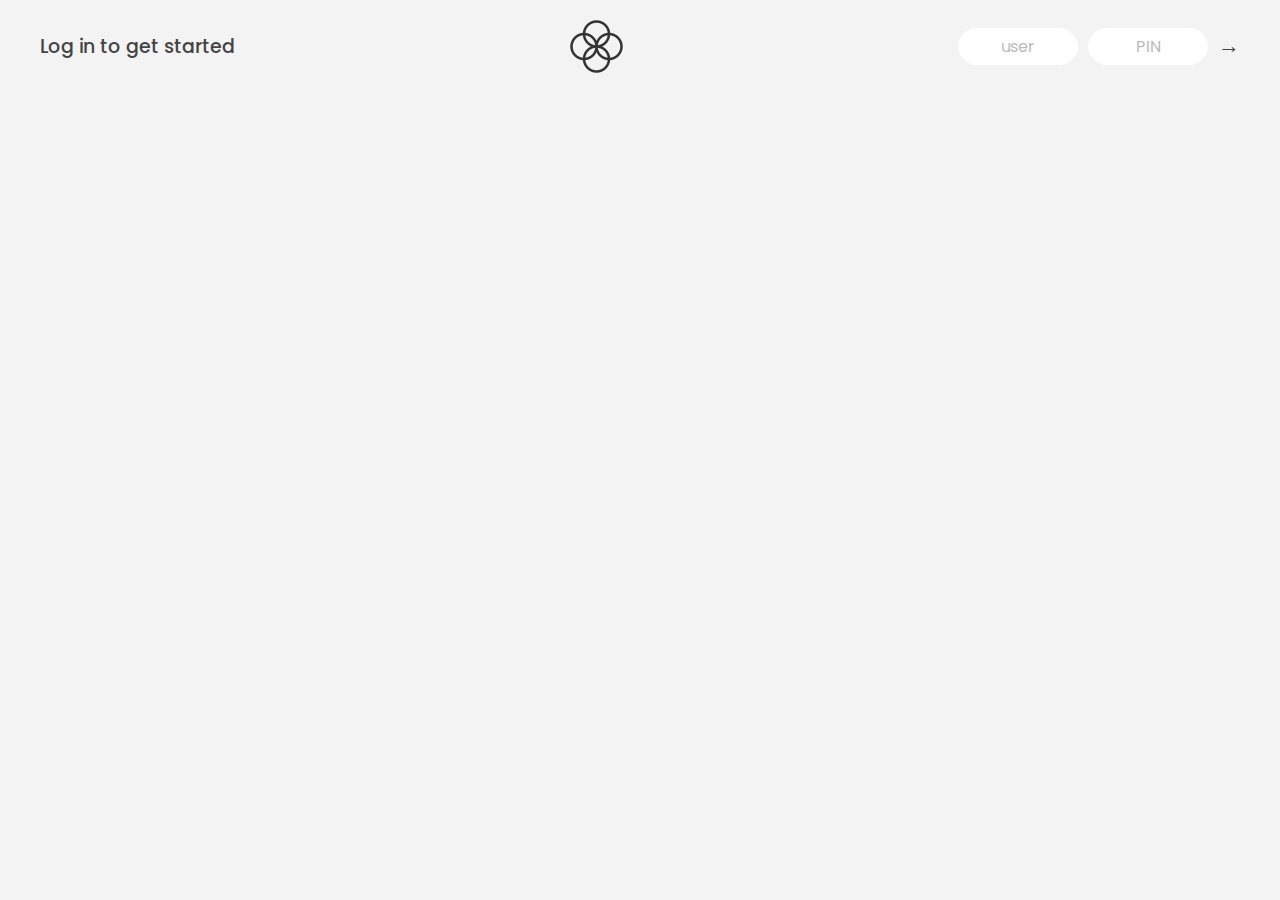
<file: bank_op/index.html>
<!DOCTYPE html>
<html lang="en">
  <head>
    <meta charset="UTF-8" />
    <meta name="viewport" content="width=device-width, initial-scale=1.0" />
    <meta http-equiv="X-UA-Compatible" content="ie=edge" />
    <link rel="shortcut icon" type="image/png" href="/icon.png" />

    <link
      href="https://fonts.googleapis.com/css?family=Poppins:400,500,600&display=swap"
      rel="stylesheet"
    />

    <link rel="stylesheet" href="style.css" />
    <title>Bankist</title>
  </head>
  <body>
    <!-- TOP NAVIGATION -->
    <nav>
      <p class="welcome">Log in to get started</p>
      <img src="logo.png" alt="Logo" class="logo" />
      <form class="login">
        <input
          type="text"
          placeholder="user"
          class="login__input login__input--user"
        />
        <!-- In practice, use type="password" -->
        <input
          type="text"
          placeholder="PIN"
          maxlength="4"
          class="login__input login__input--pin"
        />
        <button class="login__btn">&rarr;</button>
      </form>
    </nav>

    <main class="app">
      <!-- BALANCE -->
      <div class="balance">
        <div>
          <p class="balance__label">Current balance</p>
          <p class="balance__date">
            As of <span class="date">05/03/2037</span>
          </p>
        </div>
        <p class="balance__value">0000€</p>
      </div>

      <!-- MOVEMENTS -->
      <div class="movements">
        <div class="movements__row">
          <div class="movements__type movements__type--deposit">2 deposit</div>
          <div class="movements__date">3 days ago</div>
          <div class="movements__value">4 000€</div>
        </div>
        <div class="movements__row">
          <div class="movements__type movements__type--withdrawal">
            1 withdrawal
          </div>
          <div class="movements__date">24/01/2037</div>
          <div class="movements__value">-378€</div>
        </div>
      </div>
 
      <!-- SUMMARY -->
      <div class="summary">
        <p class="summary__label">In</p>
        <p class="summary__value summary__value--in">0000€</p>
        <p class="summary__label">Out</p>
        <p class="summary__value summary__value--out">0000€</p>
        <p class="summary__label">Interest</p>
        <p class="summary__value summary__value--interest">0000€</p>
        <button class="btn--sort">&downarrow; SORT</button>
      </div>

      <!-- OPERATION: TRANSFERS -->
      <div class="operation operation--transfer">
        <h2>Transfer money</h2>
        <form class="form form--transfer">
          <input type="text" class="form__input form__input--to" />
          <input type="number" class="form__input form__input--amount" />
          <button class="form__btn form__btn--transfer">&rarr;</button>
          <label class="form__label">Transfer to</label>
          <label class="form__label">Amount</label>
        </form>
      </div>

      <!-- OPERATION: LOAN -->
      <div class="operation operation--loan">
        <h2>Request loan</h2>
        <form class="form form--loan">
          <input type="number" class="form__input form__input--loan-amount" />
          <button class="form__btn form__btn--loan">&rarr;</button>
          <label class="form__label form__label--loan">Amount</label>
        </form>
      </div>

      <!-- OPERATION: CLOSE -->
      <div class="operation operation--close">
        <h2>Close account</h2>
        <form class="form form--close">
          <input type="text" class="form__input form__input--user" />
          <input
            type="password"
            maxlength="6"
            class="form__input form__input--pin"
          />
          <button class="form__btn form__btn--close">&rarr;</button>
          <label class="form__label">Confirm user</label>
          <label class="form__label">Confirm PIN</label>
        </form>
      </div>

      <!-- LOGOUT TIMER -->
      <p class="logout-timer">
        You will be logged out in <span class="timer">05:00</span>
      </p>
    </main>

    <!-- <footer>
      &copy; by Jonas Schmedtmann. Don't claim as your own :)
    </footer> -->

    <script src="script.js"></script>
  </body>
</html>
</file>
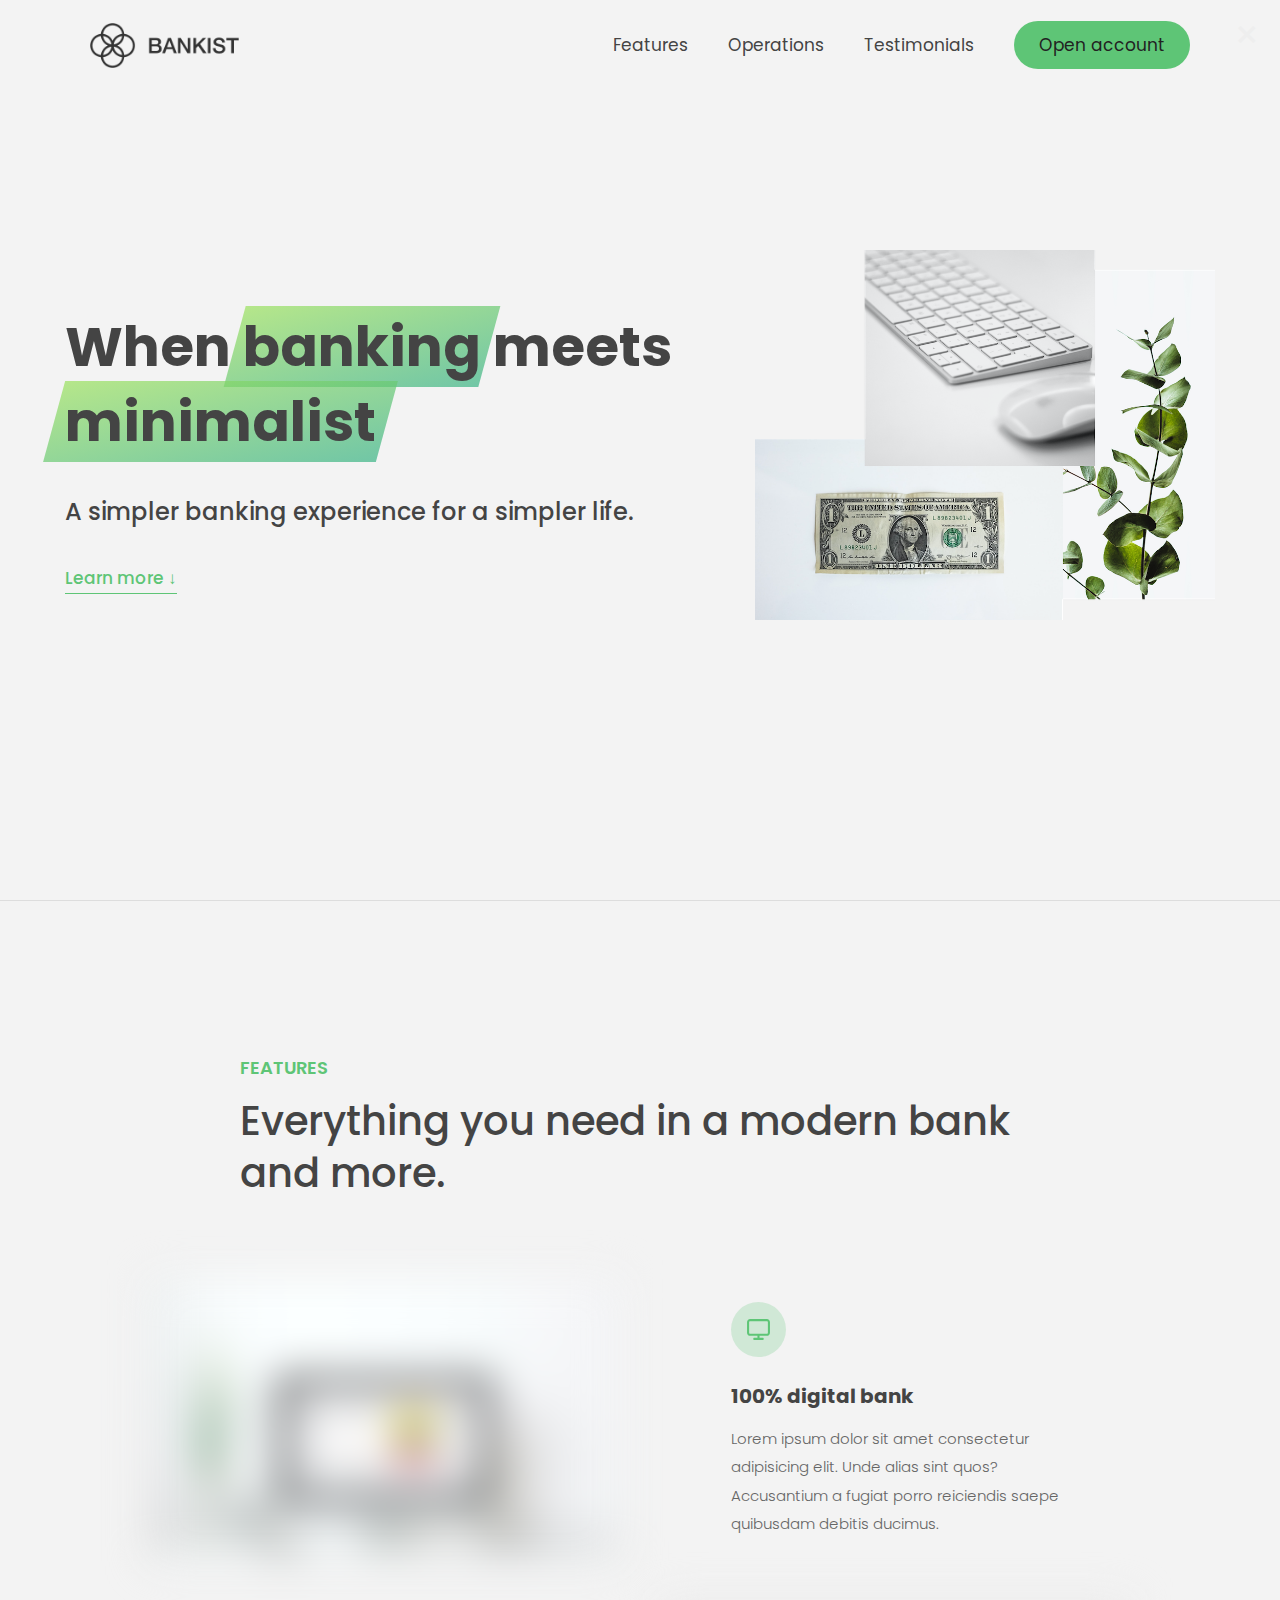
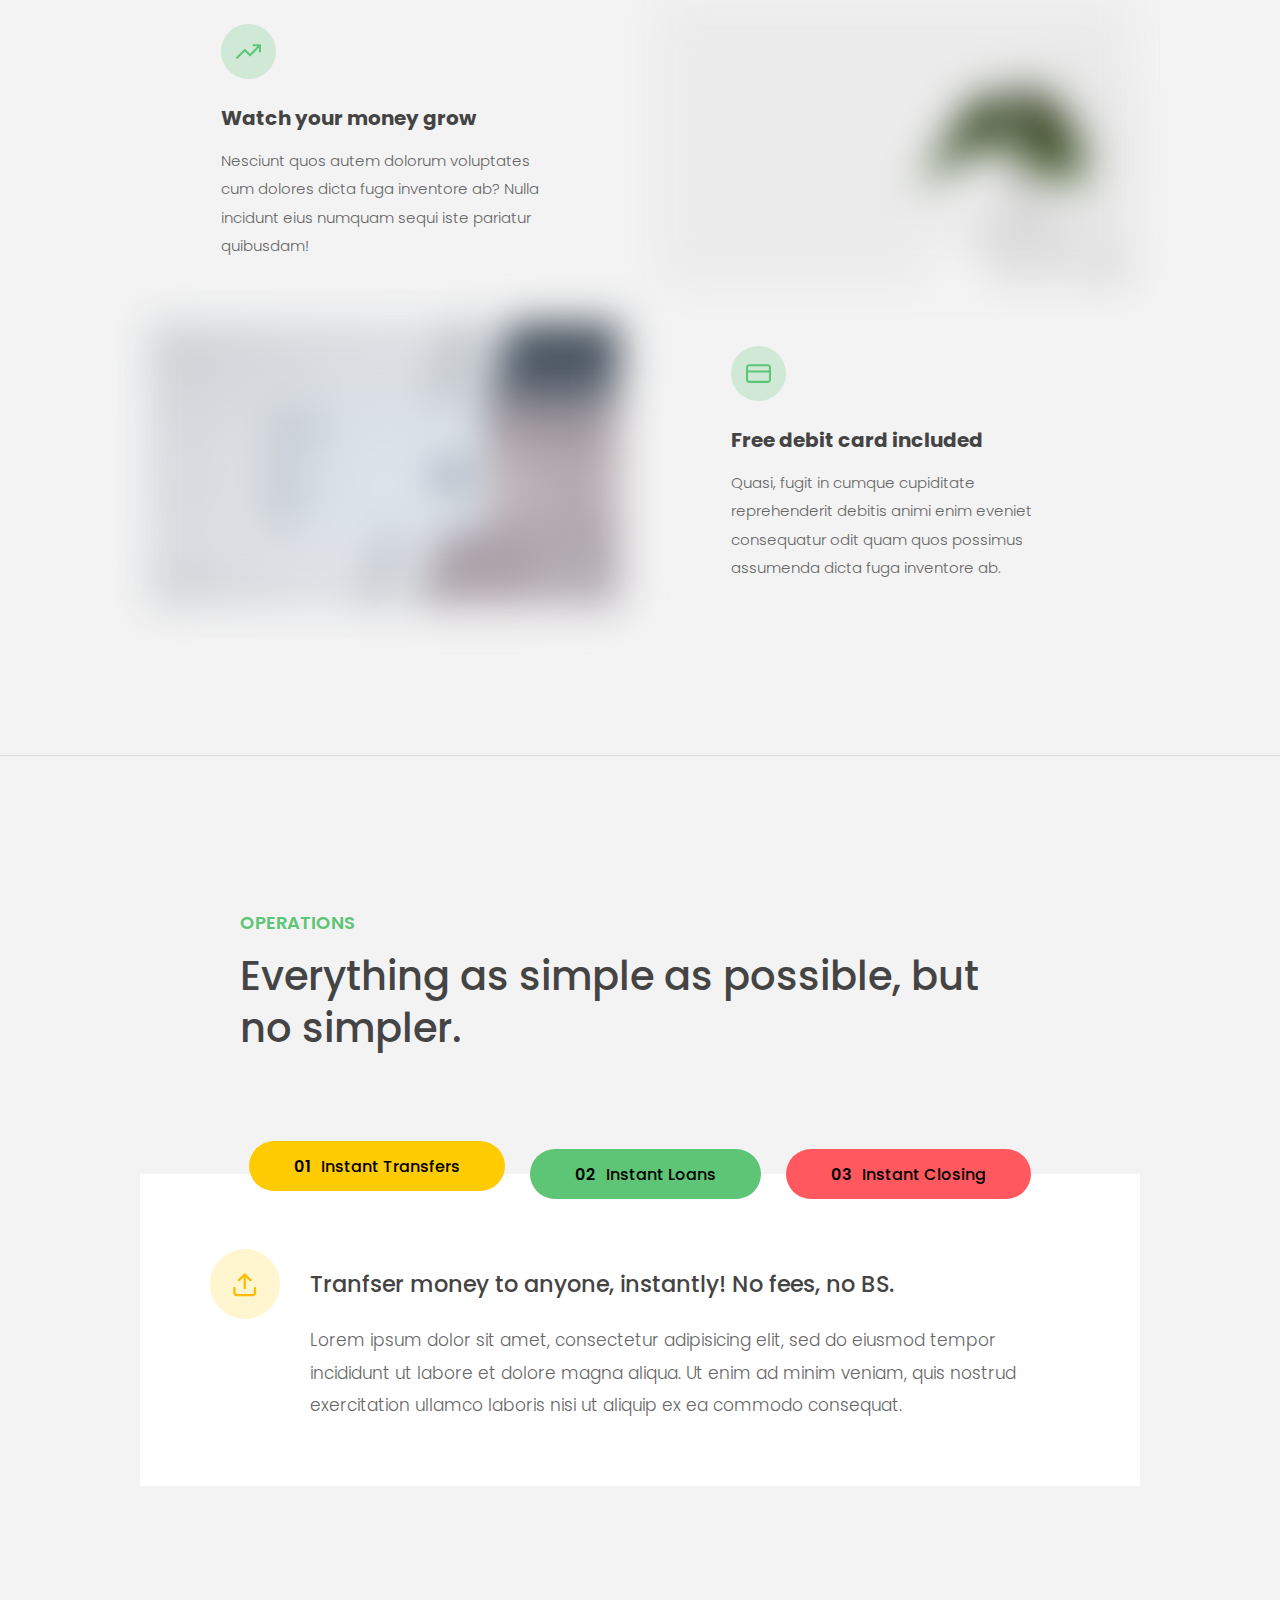
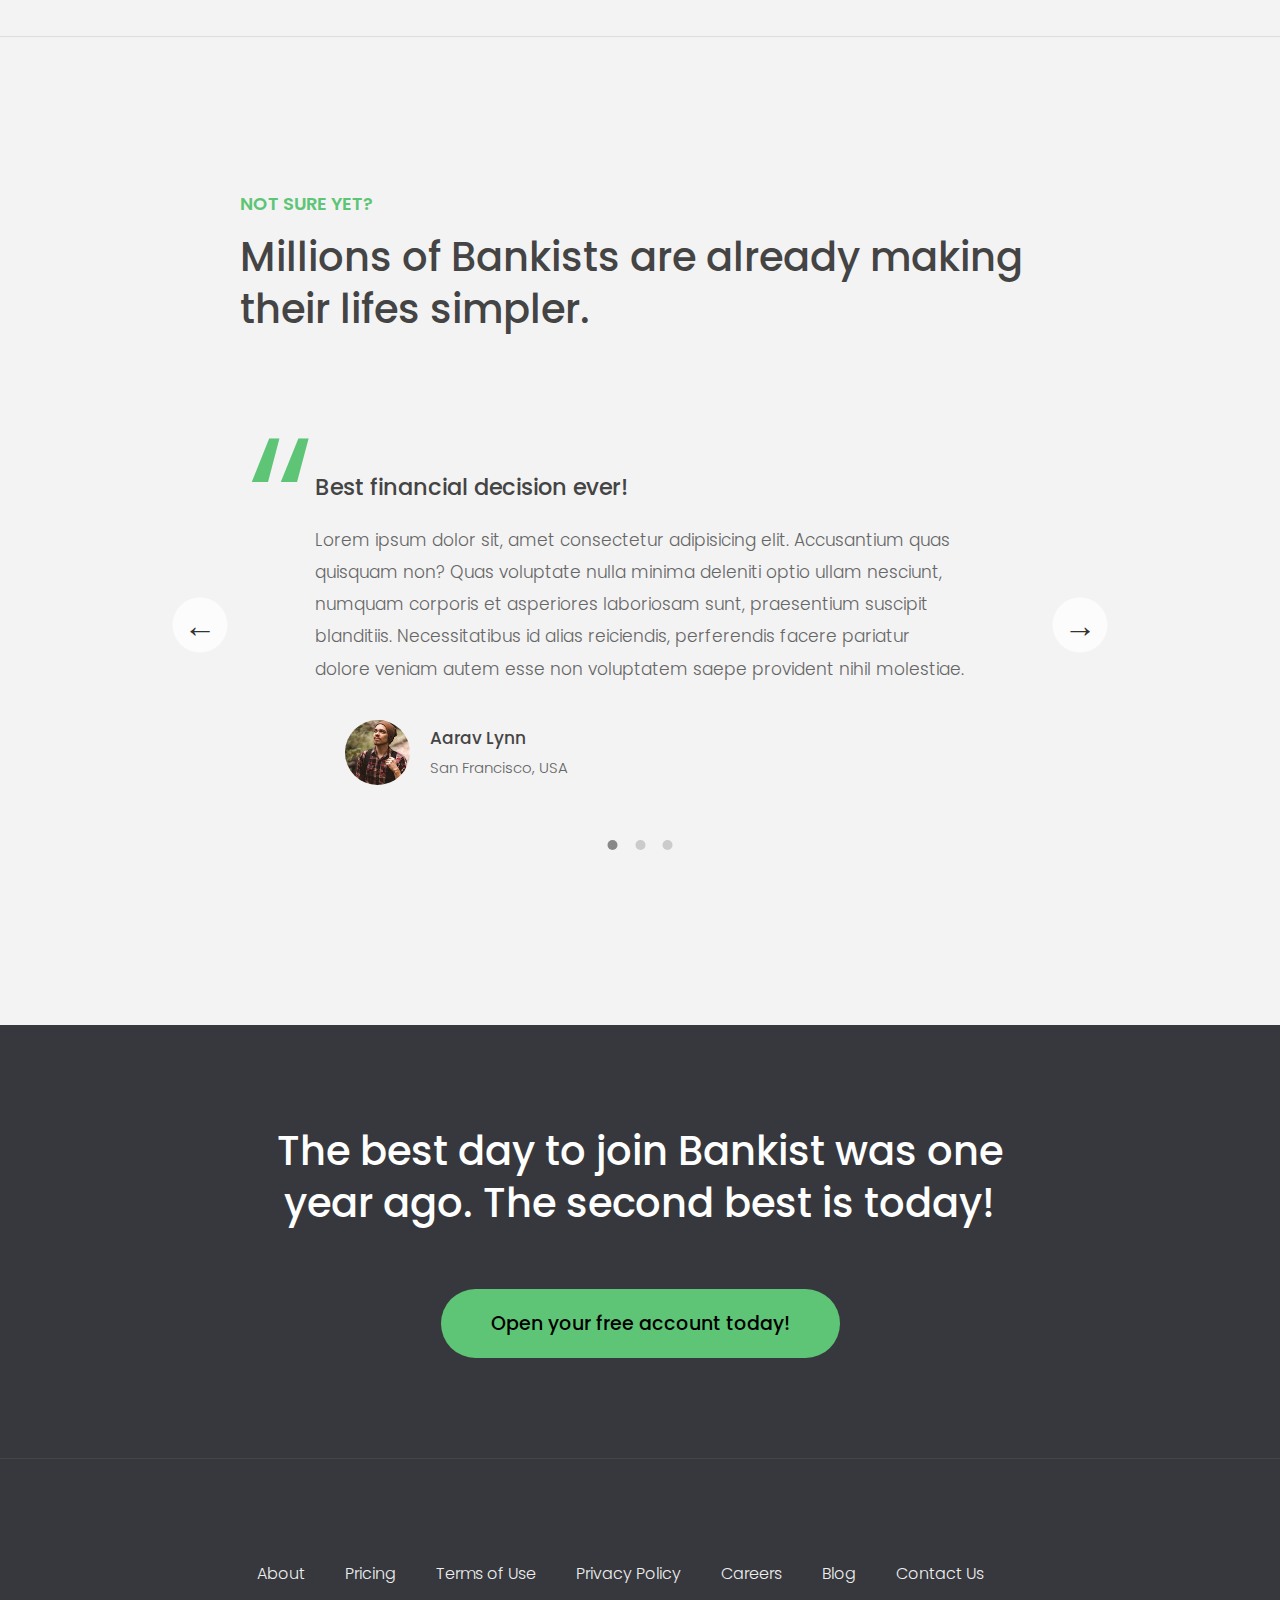
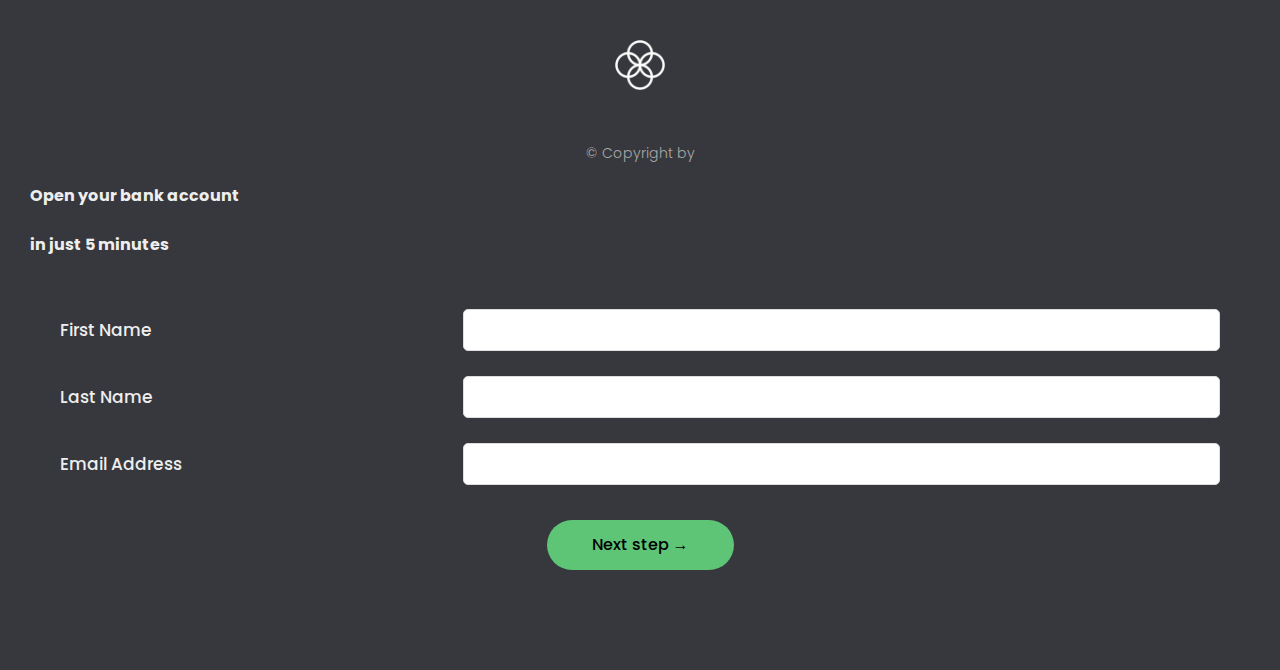
<file: landing_page/index.html>
<!DOCTYPE html>
<html lang="en">
  <head>
    <meta charset="UTF-8" />
    <meta name="viewport" content="width=device-width, initial-scale=1.0" />
    <meta http-equiv="X-UA-Compatible" content="ie=edge" />
    <link rel="shortcut icon" type="image/png" href="img/icon.png" />

    <link
      href="https://fonts.googleapis.com/css?family=Poppins:300,400,500,600&display=swap"
      rel="stylesheet"
    />
    <link rel="stylesheet" href="style.css" />
    <title>Bankist | When Banking meets Minimalist</title>
    <script defer src="script.js"></script>
  </head>
  <body>
    <header class="header">
      <nav class="nav">
        <img
          src="img/logo.png"
          alt="Bankist logo"
          class="nav__logo"
          id="logo"
        />
        <ul class="nav__links">
          <li class="nav__item">
            <a class="nav__link" href="#section--1">Features</a>
          </li>
          <li class="nav__item">
            <a class="nav__link" href="#section--2">Operations</a>
          </li>
          <li class="nav__item">
            <a class="nav__link" href="#section--3">Testimonials</a>
          </li>
          <li class="nav__item">
            <a class="nav__link nav__link--btn btn--show-modal" href="#"
              >Open account</a
            >
          </li>
        </ul>
      </nav>

      <div class="header__title">
        <h1>
          When
          <!-- Green highlight effect -->
          <span class="highlight">banking</span>
          meets<br />
          <span class="highlight">minimalist</span>
        </h1>
        <h4>A simpler banking experience for a simpler life.</h4>
        <button class="btn--text btn--scroll-to">Learn more &DownArrow;</button>
        <img
          src="img/hero.png"
          class="header__img"
          alt="Minimalist bank items"
        />
      </div>
    </header>

    <section class="section" id="section--1">
      <div class="section__title">
        <h2 class="section__description">Features</h2>
        <h3 class="section__header">
          Everything you need in a modern bank and more.
        </h3>
      </div>

      <div class="features">
        <img
          src="img/digital-lazy.jpg"
          data-src="img/digital.jpg"
          alt="Computer"
          class="features__img lazy-img"
        />
        <div class="features__feature">
          <div class="features__icon">
            <svg>
              <use xlink:href="img/icons.svg#icon-monitor"></use>
            </svg>
          </div>
          <h5 class="features__header">100% digital bank</h5>
          <p>
            Lorem ipsum dolor sit amet consectetur adipisicing elit. Unde alias
            sint quos? Accusantium a fugiat porro reiciendis saepe quibusdam
            debitis ducimus.
          </p>
        </div>

        <div class="features__feature">
          <div class="features__icon">
            <svg>
              <use xlink:href="img/icons.svg#icon-trending-up"></use>
            </svg>
          </div>
          <h5 class="features__header">Watch your money grow</h5>
          <p>
            Nesciunt quos autem dolorum voluptates cum dolores dicta fuga
            inventore ab? Nulla incidunt eius numquam sequi iste pariatur
            quibusdam!
          </p>
        </div>
        <img
          src="img/grow-lazy.jpg"
          data-src="img/grow.jpg"
          alt="Plant"
          class="features__img lazy-img"
        />

        <img
          src="img/card-lazy.jpg"
          data-src="img/card.jpg"
          alt="Credit card"
          class="features__img lazy-img"
        />
        <div class="features__feature">
          <div class="features__icon">
            <svg>
              <use xlink:href="img/icons.svg#icon-credit-card"></use>
            </svg>
          </div>
          <h5 class="features__header">Free debit card included</h5>
          <p>
            Quasi, fugit in cumque cupiditate reprehenderit debitis animi enim
            eveniet consequatur odit quam quos possimus assumenda dicta fuga
            inventore ab.
          </p>
        </div>
      </div>
    </section>

    <section class="section" id="section--2">
      <div class="section__title">
        <h2 class="section__description">Operations</h2>
        <h3 class="section__header">
          Everything as simple as possible, but no simpler.
        </h3>
      </div>

      <div class="operations">
        <div class="operations__tab-container">
          <button
            class="btn operations__tab operations__tab--1 operations__tab--active"
            data-tab="1"
          >
            <span>01</span>Instant Transfers
          </button>
          <button class="btn operations__tab operations__tab--2" data-tab="2">
            <span>02</span>Instant Loans
          </button>
          <button class="btn operations__tab operations__tab--3" data-tab="3">
            <span>03</span>Instant Closing
          </button>
        </div>
        <div
          class="operations__content operations__content--1 operations__content--active"
        >
          <div class="operations__icon operations__icon--1">
            <svg>
              <use xlink:href="img/icons.svg#icon-upload"></use>
            </svg>
          </div>
          <h5 class="operations__header">
            Tranfser money to anyone, instantly! No fees, no BS.
          </h5>
          <p>
            Lorem ipsum dolor sit amet, consectetur adipisicing elit, sed do
            eiusmod tempor incididunt ut labore et dolore magna aliqua. Ut enim
            ad minim veniam, quis nostrud exercitation ullamco laboris nisi ut
            aliquip ex ea commodo consequat.
          </p>
        </div>

        <div class="operations__content operations__content--2">
          <div class="operations__icon operations__icon--2">
            <svg>
              <use xlink:href="img/icons.svg#icon-home"></use>
            </svg>
          </div>
          <h5 class="operations__header">
            Buy a home or make your dreams come true, with instant loans.
          </h5>
          <p>
            Duis aute irure dolor in reprehenderit in voluptate velit esse
            cillum dolore eu fugiat nulla pariatur. Excepteur sint occaecat
            cupidatat non proident, sunt in culpa qui officia deserunt mollit
            anim id est laborum.
          </p>
        </div>
        <div class="operations__content operations__content--3">
          <div class="operations__icon operations__icon--3">
            <svg>
              <use xlink:href="img/icons.svg#icon-user-x"></use>
            </svg>
          </div>
          <h5 class="operations__header">
            No longer need your account? No problem! Close it instantly.
          </h5>
          <p>
            Excepteur sint occaecat cupidatat non proident, sunt in culpa qui
            officia deserunt mollit anim id est laborum. Ut enim ad minim
            veniam, quis nostrud exercitation ullamco laboris nisi ut aliquip ex
            ea commodo consequat.
          </p>
        </div>
      </div>
    </section>

    <section class="section" id="section--3">
      <div class="section__title section__title--testimonials">
        <h2 class="section__description">Not sure yet?</h2>
        <h3 class="section__header">
          Millions of Bankists are already making their lifes simpler.
        </h3>
      </div>

      <div class="slider">
        <div class="slide slide--1">
          <div class="testimonial">
            <h5 class="testimonial__header">Best financial decision ever!</h5>
            <blockquote class="testimonial__text">
              Lorem ipsum dolor sit, amet consectetur adipisicing elit.
              Accusantium quas quisquam non? Quas voluptate nulla minima
              deleniti optio ullam nesciunt, numquam corporis et asperiores
              laboriosam sunt, praesentium suscipit blanditiis. Necessitatibus
              id alias reiciendis, perferendis facere pariatur dolore veniam
              autem esse non voluptatem saepe provident nihil molestiae.
            </blockquote>
            <address class="testimonial__author">
              <img src="img/user-1.jpg" alt="" class="testimonial__photo" />
              <h6 class="testimonial__name">Aarav Lynn</h6>
              <p class="testimonial__location">San Francisco, USA</p>
            </address>
          </div>
        </div>

        <div class="slide slide--2">
          <div class="testimonial">
            <h5 class="testimonial__header">
              The last step to becoming a complete minimalist
            </h5>
            <blockquote class="testimonial__text">
              Quisquam itaque deserunt ullam, quia ea repellendus provident,
              ducimus neque ipsam modi voluptatibus doloremque, corrupti
              laborum. Incidunt numquam perferendis veritatis neque repellendus.
              Lorem, ipsum dolor sit amet consectetur adipisicing elit. Illo
              deserunt exercitationem deleniti.
            </blockquote>
            <address class="testimonial__author">
              <img src="img/user-2.jpg" alt="" class="testimonial__photo" />
              <h6 class="testimonial__name">Miyah Miles</h6>
              <p class="testimonial__location">London, UK</p>
            </address>
          </div>
        </div>

        <div class="slide slide--3">
          <div class="testimonial">
            <h5 class="testimonial__header">
              Finally free from old-school banks
            </h5>
            <blockquote class="testimonial__text">
              Debitis, nihil sit minus suscipit magni aperiam vel tenetur
              incidunt commodi architecto numquam omnis nulla autem,
              necessitatibus blanditiis modi similique quidem. Odio aliquam
              culpa dicta beatae quod maiores ipsa minus consequatur error sunt,
              deleniti saepe aliquid quos inventore sequi. Necessitatibus id
              alias reiciendis, perferendis facere.
            </blockquote>
            <address class="testimonial__author">
              <img src="img/user-3.jpg" alt="" class="testimonial__photo" />
              <h6 class="testimonial__name">Francisco Gomes</h6>
              <p class="testimonial__location">Lisbon, Portugal</p>
            </address>
          </div>
        </div>

        <!-- <div class="slide"><img src="img/img-1.jpg" alt="Photo 1" /></div>
        <div class="slide"><img src="img/img-2.jpg" alt="Photo 2" /></div>
        <div class="slide"><img src="img/img-3.jpg" alt="Photo 3" /></div>
        <div class="slide"><img src="img/img-4.jpg" alt="Photo 4" /></div> -->
        <button class="slider__btn slider__btn--left">&larr;</button>
        <button class="slider__btn slider__btn--right">&rarr;</button>
        <div class="dots"></div>
      </div>
    </section>

    <section class="section section--sign-up">
      <div class="section__title">
        <h3 class="section__header">
          The best day to join Bankist was one year ago. The second best is
          today!
        </h3>
      </div>
      <button class="btn btn--show-modal">Open your free account today!</button>
    </section>

    <footer class="footer">
      <ul class="footer__nav">
        <li class="footer__item">
          <a class="footer__link" href="#">About</a>
        </li>
        <li class="footer__item">
          <a class="footer__link" href="#">Pricing</a>
        </li>
        <li class="footer__item">
          <a class="footer__link" href="#">Terms of Use</a>
        </li>
        <li class="footer__item">
          <a class="footer__link" href="#">Privacy Policy</a>
        </li>
        <li class="footer__item">
          <a class="footer__link" href="#">Careers</a>
        </li>
        <li class="footer__item">
          <a class="footer__link" href="#">Blog</a>
        </li>
        <li class="footer__item">
          <a class="footer__link" href="#">Contact Us</a>
        </li>
      </ul>
      <img src="img/icon.png" alt="Logo" class="footer__logo" />
      <p class="footer__copyright">
        &copy; Copyright by
        <a
          class="footer__link twitter-link"
          target="_blank"
          href="https://twitter.com/
          ></a
        >. Learning Project made from Jonas Schmedtmann JavaScript course.
      </p>
    </footer>

    <div class="modal hidden">
      <button class="btn--close-modal">&times;</button>
      <h2 class="modal__header">
        Open your bank account <br />
        in just <span class="highlight">5 minutes</span>
      </h2>
      <form class="modal__form">
        <label>First Name</label>
        <input type="text" />
        <label>Last Name</label>
        <input type="text" />
        <label>Email Address</label>
        <input type="email" />
        <button class="btn">Next step &rarr;</button>
      </form>
    </div>
    <div class="overlay hidden"></div>
  </body>
</html>
</file>
<file: bank_op/style.css>
/*
 * Use this CSS to learn some intersting techniques,
 * in case you're wondering how I built the UI.
 * Have fun! 😁
 */
 
* {
  margin: 0;
  padding: 0;
  box-sizing: inherit;
}

html {
  font-size: 62.5%;
  box-sizing: border-box;
}

body {
  font-family: "Poppins", sans-serif;
  color: #444;
  background-color: #f3f3f3;
  height: 100vh;
  padding: 2rem;
}

nav {
  display: flex;
  justify-content: space-between;
  align-items: center;
  padding: 0 2rem;
}

.welcome {
  font-size: 1.9rem;
  font-weight: 500;
}

.logo {
  height: 5.25rem;
}

.login {
  display: flex;
}

.login__input {
  border: none;
  padding: 0.5rem 2rem;
  font-size: 1.6rem;
  font-family: inherit;
  text-align: center;
  width: 12rem;
  border-radius: 10rem;
  margin-right: 1rem;
  color: inherit;
  border: 1px solid #fff;
  transition: all 0.3s;
}

.login__input:focus {
  outline: none;
  border: 1px solid #ccc;
}

.login__input::placeholder {
  color: #bbb;
}

.login__btn {
  border: none;
  background: none;
  font-size: 2.2rem;
  color: inherit;
  cursor: pointer;
  transition: all 0.3s;
}

.login__btn:hover,
.login__btn:focus,
.btn--sort:hover,
.btn--sort:focus {
  outline: none;
  color: #777;
}

/* MAIN */
.app {
  position: relative;
  max-width: 100rem;
  margin: 4rem auto;
  display: grid;
  grid-template-columns: 4fr 3fr;
  grid-template-rows: auto repeat(3, 15rem) auto;
  gap: 2rem;

  /* NOTE This creates the fade in/out anumation */
  opacity: 0;
  transition: all 1s;
}

.balance {
  grid-column: 1 / span 2;
  display: flex;
  align-items: flex-end;
  justify-content: space-between;
  margin-bottom: 2rem;
}

.balance__label {
  font-size: 2.2rem;
  font-weight: 500;
  margin-bottom: -0.2rem;
}

.balance__date {
  font-size: 1.4rem;
  color: #888;
}

.balance__value {
  font-size: 4.5rem;
  font-weight: 400;
}

/* MOVEMENTS */
.movements {
  grid-row: 2 / span 3;
  background-color: #fff;
  border-radius: 1rem;
  overflow: scroll;
}

.movements__row {
  padding: 2.25rem 4rem;
  display: flex;
  align-items: center;
  border-bottom: 1px solid #eee;
}

.movements__type {
  font-size: 1.1rem;
  text-transform: uppercase;
  font-weight: 500;
  color: #fff;
  padding: 0.1rem 1rem;
  border-radius: 10rem;
  margin-right: 2rem;
}

.movements__date {
  font-size: 1.1rem;
  text-transform: uppercase;
  font-weight: 500;
  color: #666;
}

.movements__type--deposit {
  background-image: linear-gradient(to top left, #39b385, #9be15d);
}

.movements__type--withdrawal {
  background-image: linear-gradient(to top left, #e52a5a, #ff585f);
}

.movements__value {
  font-size: 1.7rem;
  margin-left: auto;
}

/* SUMMARY */
.summary {
  grid-row: 5 / 6;
  display: flex;
  align-items: baseline;
  padding: 0 0.3rem;
  margin-top: 1rem;
}

.summary__label {
  font-size: 1.2rem;
  font-weight: 500;
  text-transform: uppercase;
  margin-right: 0.8rem;
}

.summary__value {
  font-size: 2.2rem;
  margin-right: 2.5rem;
}

.summary__value--in,
.summary__value--interest {
  color: #66c873;
}

.summary__value--out {
  color: #f5465d;
}

.btn--sort {
  margin-left: auto;
  border: none;
  background: none;
  font-size: 1.3rem;
  font-weight: 500;
  cursor: pointer;
}

/* OPERATIONS */
.operation {
  border-radius: 1rem;
  padding: 3rem 4rem;
  color: #333;
}

.operation--transfer {
  background-image: linear-gradient(to top left, #ffb003, #ffcb03);
}

.operation--loan {
  background-image: linear-gradient(to top left, #39b385, #9be15d);
}

.operation--close {
  background-image: linear-gradient(to top left, #e52a5a, #ff585f);
}

h2 {
  margin-bottom: 1.5rem;
  font-size: 1.7rem;
  font-weight: 600;
  color: #333;
}

.form {
  display: grid;
  grid-template-columns: 2.5fr 2.5fr 1fr;
  grid-template-rows: auto auto;
  gap: 0.4rem 1rem;
}

/* Exceptions for interst */
.form.form--loan {
  grid-template-columns: 2.5fr 1fr 2.5fr;
}
.form__label--loan {
  grid-row: 2;
}
/* End exceptions */

.form__input {
  width: 100%;
  border: none;
  background-color: rgba(255, 255, 255, 0.4);
  font-family: inherit;
  font-size: 1.5rem;
  text-align: center;
  color: #333;
  padding: 0.3rem 1rem;
  border-radius: 0.7rem;
  transition: all 0.3s;
}

.form__input:focus {
  outline: none;
  background-color: rgba(255, 255, 255, 0.6);
}

.form__label {
  font-size: 1.3rem;
  text-align: center;
}

.form__btn {
  border: none;
  border-radius: 0.7rem;
  font-size: 1.8rem;
  background-color: #fff;
  cursor: pointer;
  transition: all 0.3s;
}

.form__btn:focus {
  outline: none;
  background-color: rgba(255, 255, 255, 0.8);
}

.logout-timer {
  padding: 0 0.3rem;
  margin-top: 1.9rem;
  text-align: right;
  font-size: 1.25rem;
}

.timer {
  font-weight: 600;
}
</file>
<file: landing_page/style.css>
/* The page is NOT responsive. You can implement responsiveness yourself if you wanna have some fun 😃 */

:root {
  --color-primary: #5ec576;
  --color-secondary: #ffcb03;
  --color-tertiary: #ff585f;
  --color-primary-darker: #4bbb7d;
  --color-secondary-darker: #ffbb00;
  --color-tertiary-darker: #fd424b;
  --color-primary-opacity: #5ec5763a;
  --color-secondary-opacity: #ffcd0331;
  --color-tertiary-opacity: #ff58602d;
  --gradient-primary: linear-gradient(to top left, #39b385, #9be15d);
  --gradient-secondary: linear-gradient(to top left, #ffb003, #ffcb03); 
}

* {
  margin: 0;
  padding: 0;
  box-sizing: inherit;
}

html {
  font-size: 62.5%;
  box-sizing: border-box;
}

body {
  font-family: 'Poppins', sans-serif;
  font-weight: 300;
  color: #444;
  line-height: 1.9;
  background-color: #f3f3f3;
}

/* GENERAL ELEMENTS */
.section {
  padding: 15rem 3rem;
  border-top: 1px solid #ddd;

  transition: transform 1s, opacity 1s;
}

.section--hidden {
  opacity: 0;
  transform: translateY(8rem);
}

.section__title {
  max-width: 80rem;
  margin: 0 auto 8rem auto;
}

.section__description {
  font-size: 1.8rem;
  font-weight: 600;
  text-transform: uppercase;
  color: var(--color-primary);
  margin-bottom: 1rem;
}

.section__header {
  font-size: 4rem;
  line-height: 1.3;
  font-weight: 500;
}

.btn {
  display: inline-block;
  background-color: var(--color-primary);
  font-size: 1.6rem;
  font-family: inherit;
  font-weight: 500;
  border: none;
  padding: 1.25rem 4.5rem;
  border-radius: 10rem;
  cursor: pointer;
  transition: all 0.3s;
}

.btn:hover {
  background-color: var(--color-primary-darker);
}

.btn--text {
  display: inline-block;
  background: none;
  font-size: 1.7rem;
  font-family: inherit;
  font-weight: 500;
  color: var(--color-primary);
  border: none;
  border-bottom: 1px solid currentColor;
  padding-bottom: 2px;
  cursor: pointer;
  transition: all 0.3s;
}

p {
  color: #666;
}

/* This is BAD for accessibility! Don't do in the real world! */
button:focus {
  outline: none;
}

img {
  transition: filter 0.5s;
}

.lazy-img {
  filter: blur(20px);
}

/* NAVIGATION */
.nav {
  display: flex;
  justify-content: space-between;
  align-items: center;
  height: 9rem;
  width: 100%;
  padding: 0 6rem;
  z-index: 100;
}

/* nav and stickly class at the same time */
.nav.sticky {
  position: fixed;
  background-color: rgba(255, 255, 255, 0.95);
}

.nav__logo {
  height: 4.5rem;
  transition: all 0.3s;
}

.nav__links {
  display: flex;
  align-items: center;
  list-style: none;
}

.nav__item {
  margin-left: 4rem;
}

.nav__link:link,
.nav__link:visited {
  font-size: 1.7rem;
  font-weight: 400;
  color: inherit;
  text-decoration: none;
  display: block;
  transition: all 0.3s;
}

.nav__link--btn:link,
.nav__link--btn:visited {
  padding: 0.8rem 2.5rem;
  border-radius: 3rem;
  background-color: var(--color-primary);
  color: #222;
}

.nav__link--btn:hover,
.nav__link--btn:active {
  color: inherit;
  background-color: var(--color-primary-darker);
  color: #333;
}

/* HEADER */
.header {
  padding: 0 3rem;
  height: 100vh;
  display: flex;
  flex-direction: column;
  align-items: center;
}

.header__title {
  flex: 1;

  max-width: 115rem;
  display: grid;
  grid-template-columns: 3fr 2fr;
  row-gap: 3rem;
  align-content: center;
  justify-content: center;

  align-items: start;
  justify-items: start;
}

h1 {
  font-size: 5.5rem;
  line-height: 1.35;
}

h4 {
  font-size: 2.4rem;
  font-weight: 500;
}

.header__img {
  width: 100%;
  grid-column: 2 / 3;
  grid-row: 1 / span 4;
  transform: translateY(-6rem);
}

.highlight {
  position: relative;
}

.highlight::after {
  display: block;
  content: '';
  position: absolute;
  bottom: 0;
  left: 0;
  height: 100%;
  width: 100%;
  z-index: -1;
  opacity: 0.7;
  transform: scale(1.07, 1.05) skewX(-15deg);
  background-image: var(--gradient-primary);
}

/* FEATURES */
.features {
  display: grid;
  grid-template-columns: 1fr 1fr;
  gap: 4rem;
  margin: 0 12rem;
}

.features__img {
  width: 100%;
}

.features__feature {
  align-self: center;
  justify-self: center;
  width: 70%;
  font-size: 1.5rem;
}

.features__icon {
  display: flex;
  align-items: center;
  justify-content: center;
  background-color: var(--color-primary-opacity);
  height: 5.5rem;
  width: 5.5rem;
  border-radius: 50%;
  margin-bottom: 2rem;
}

.features__icon svg {
  height: 2.5rem;
  width: 2.5rem;
  fill: var(--color-primary);
}

.features__header {
  font-size: 2rem;
  margin-bottom: 1rem;
}

/* OPERATIONS */
.operations {
  max-width: 100rem;
  margin: 12rem auto 0 auto;

  background-color: #fff;
}

.operations__tab-container {
  display: flex;
  justify-content: center;
}

.operations__tab {
  margin-right: 2.5rem;
  transform: translateY(-50%);
}

.operations__tab span {
  margin-right: 1rem;
  font-weight: 600;
  display: inline-block;
}

.operations__tab--1 {
  background-color: var(--color-secondary);
}

.operations__tab--1:hover {
  background-color: var(--color-secondary-darker);
}

.operations__tab--3 {
  background-color: var(--color-tertiary);
  margin: 0;
}

.operations__tab--3:hover {
  background-color: var(--color-tertiary-darker);
}

.operations__tab--active {
  transform: translateY(-66%);
}

.operations__content {
  display: none;

  /* JUST PRESENTATIONAL */
  font-size: 1.7rem;
  padding: 2.5rem 7rem 6.5rem 7rem;
}

.operations__content--active {
  display: grid;
  grid-template-columns: 7rem 1fr;
  column-gap: 3rem;
  row-gap: 0.5rem;
}

.operations__header {
  font-size: 2.25rem;
  font-weight: 500;
  align-self: center;
}

.operations__icon {
  display: flex;
  align-items: center;
  justify-content: center;
  height: 7rem;
  width: 7rem;
  border-radius: 50%;
}

.operations__icon svg {
  height: 2.75rem;
  width: 2.75rem;
}

.operations__content p {
  grid-column: 2;
}

.operations__icon--1 {
  background-color: var(--color-secondary-opacity);
}
.operations__icon--2 {
  background-color: var(--color-primary-opacity);
}
.operations__icon--3 {
  background-color: var(--color-tertiary-opacity);
}
.operations__icon--1 svg {
  fill: var(--color-secondary-darker);
}
.operations__icon--2 svg {
  fill: var(--color-primary);
}
.operations__icon--3 svg {
  fill: var(--color-tertiary);
}

/* SLIDER */
.slider {
  max-width: 100rem;
  height: 50rem;
  margin: 0 auto;
  position: relative;

  /* IN THE END */
  overflow: hidden;
}

.slide {
  position: absolute;
  top: 0;
  width: 100%;
  height: 50rem;

  display: flex;
  align-items: center;
  justify-content: center;

  /* THIS creates the animation! */
  transition: transform 1s;
}

.slide > img {
  /* Only for images that have different size than slide */
  width: 100%;
  height: 100%;
  object-fit: cover;
}

.slider__btn {
  position: absolute;
  top: 50%;
  z-index: 10;

  border: none;
  background: rgba(255, 255, 255, 0.7);
  font-family: inherit;
  color: #333;
  border-radius: 50%;
  height: 5.5rem;
  width: 5.5rem;
  font-size: 3.25rem;
  cursor: pointer;
}

.slider__btn--left {
  left: 6%;
  transform: translate(-50%, -50%);
}

.slider__btn--right {
  right: 6%;
  transform: translate(50%, -50%);
}

.dots {
  position: absolute;
  bottom: 5%;
  left: 50%;
  transform: translateX(-50%);
  display: flex;
}

.dots__dot {
  border: none;
  background-color: #b9b9b9;
  opacity: 0.7;
  height: 1rem;
  width: 1rem;
  border-radius: 50%;
  margin-right: 1.75rem;
  cursor: pointer;
  transition: all 0.5s;

  /* Only necessary when overlying images */
  /* box-shadow: 0 0.6rem 1.5rem rgba(0, 0, 0, 0.7); */
}

.dots__dot:last-child {
  margin: 0;
}

.dots__dot--active {
  /* background-color: #fff; */
  background-color: #888;
  opacity: 1;
}

/* TESTIMONIALS */
.testimonial {
  width: 65%;
  position: relative;
}

.testimonial::before {
  content: '\201C';
  position: absolute;
  top: -5.7rem;
  left: -6.8rem;
  line-height: 1;
  font-size: 20rem;
  font-family: inherit;
  color: var(--color-primary);
  z-index: -1;
}

.testimonial__header {
  font-size: 2.25rem;
  font-weight: 500;
  margin-bottom: 1.5rem;
}

.testimonial__text {
  font-size: 1.7rem;
  margin-bottom: 3.5rem;
  color: #666;
}

.testimonial__author {
  margin-left: 3rem;
  font-style: normal;

  display: grid;
  grid-template-columns: 6.5rem 1fr;
  column-gap: 2rem;
}

.testimonial__photo {
  grid-row: 1 / span 2;
  width: 6.5rem;
  border-radius: 50%;
}

.testimonial__name {
  font-size: 1.7rem;
  font-weight: 500;
  align-self: end;
  margin: 0;
}

.testimonial__location {
  font-size: 1.5rem;
}

.section__title--testimonials {
  margin-bottom: 4rem;
}

/* SIGNUP */
.section--sign-up {
  background-color: #37383d;
  border-top: none;
  border-bottom: 1px solid #444;
  text-align: center;
  padding: 10rem 3rem;
}

.section--sign-up .section__header {
  color: #fff;
  text-align: center;
}

.section--sign-up .section__title {
  margin-bottom: 6rem;
}

.section--sign-up .btn {
  font-size: 1.9rem;
  padding: 2rem 5rem;
}

/* FOOTER */
.footer {
  padding: 10rem 3rem;
  background-color: #37383d;
}

.footer__nav {
  list-style: none;
  display: flex;
  justify-content: center;
  margin-bottom: 5rem;
}

.footer__item {
  margin-right: 4rem;
}

.footer__link {
  font-size: 1.6rem;
  color: #eee;
  text-decoration: none;
}

.footer__logo {
  height: 5rem;
  display: block;
  margin: 0 auto;
  margin-bottom: 5rem;
}

.footer__copyright {
  font-size: 1.4rem;
  color: #aaa;
  text-align: center;
}

.footer__copyright .footer__link {
  font-size: 1.4rem;
}

/* MODAL WINDOW */
.modal {
  position: fixed;
  top: 50%;
  left: 50%;
  transform: translate(-50%, -50%);
  max-width: 60rem;
  background-color: #f3f3f3;
  padding: 5rem 6rem;
  box-shadow: 0 4rem 6rem rgba(0, 0, 0, 0.3);
  z-index: 1000;
  transition: all 0.5s;
}

.overlay {
  position: fixed;
  top: 0;
  left: 0;
  width: 100%;
  height: 100%;
  background-color: rgba(0, 0, 0, 0.5);
  backdrop-filter: blur(4px);
  z-index: 100;
  transition: all 0.5s;
}

.modal__header {
  font-size: 3.25rem;
  margin-bottom: 4.5rem;
  line-height: 1.5;
}

.modal__form {
  margin: 0 3rem;
  display: grid;
  grid-template-columns: 1fr 2fr;
  align-items: center;
  gap: 2.5rem;
}

.modal__form label {
  font-size: 1.7rem;
  font-weight: 500;
}

.modal__form input {
  font-size: 1.7rem;
  padding: 1rem 1.5rem;
  border: 1px solid #ddd;
  border-radius: 0.5rem;
}

.modal__form button {
  grid-column: 1 / span 2;
  justify-self: center;
  margin-top: 1rem;
}

.btn--close-modal {
  font-family: inherit;
  color: inherit;
  position: absolute;
  top: 0.5rem;
  right: 2rem;
  font-size: 4rem;
  cursor: pointer;
  border: none;
  background: none;
}

.hidden {
  visibility: hidden;
  opacity: 0;
}

/* COOKIE MESSAGE */
.cookie-message {
  display: flex;
  align-items: center;
  justify-content: space-evenly;
  width: 100%;
  background-color: white;
  color: #bbb;
  font-size: 1.5rem;
  font-weight: 400;
}
</file>
